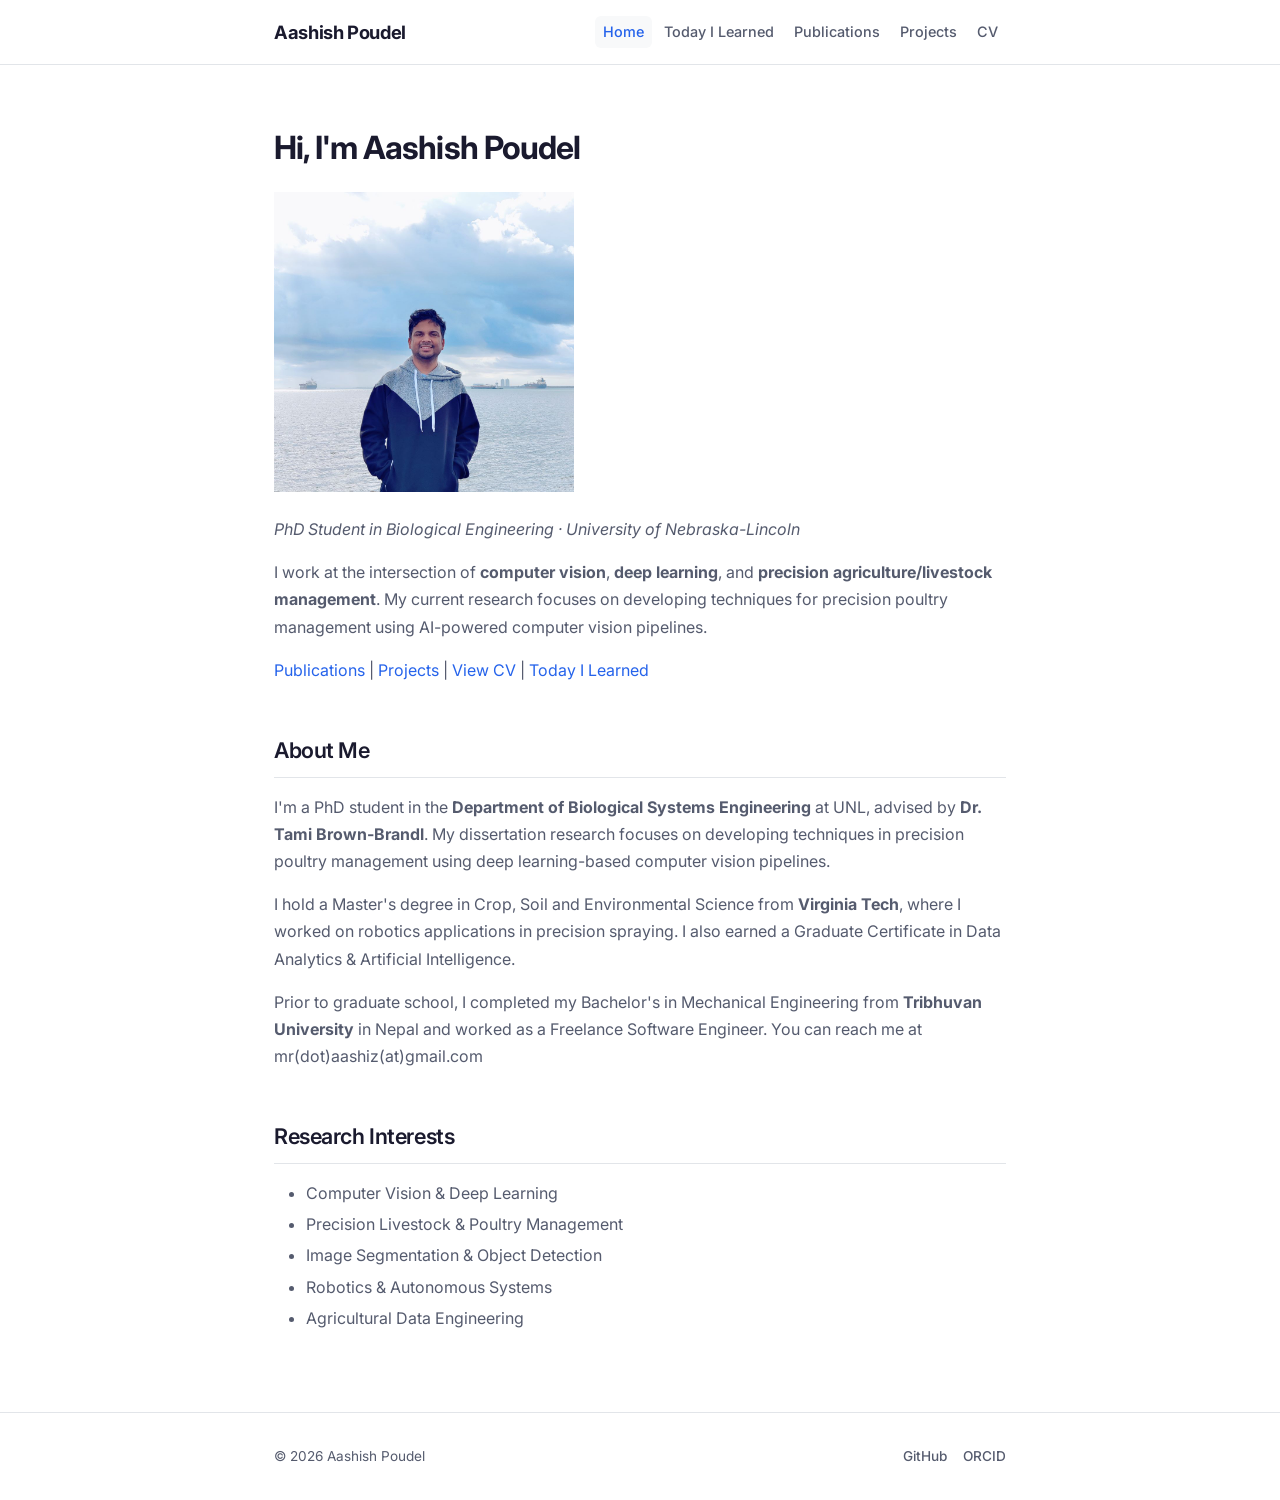
<file: index.html>
<!DOCTYPE html>
<html lang="en">

<head>
    <meta http-equiv="Content-Type" content="text/html; charset=utf-8">
    <meta http-equiv="X-UA-Compatible" content="IE=edge">
    <meta name="viewport" content="width=device-width, initial-scale=1">
    <title>Aashish Poudel — Home</title>

    <link rel="preconnect" href="https://fonts.googleapis.com">
    <link rel="preconnect" href="https://fonts.gstatic.com" crossorigin>
    <link
        href="https://fonts.googleapis.com/css2?family=Inter:wght@400;500;600;700&family=JetBrains+Mono:wght@400;500&display=swap"
        rel="stylesheet">
    <link rel="stylesheet" href="/static/css/style.css">
</head>

<body>
    <header class="site-header">
        <div class="container">
            <a href="/" class="site-logo">Aashish Poudel</a>
            <button class="mobile-toggle" aria-label="Toggle navigation"
                onclick="document.querySelector('.site-nav').classList.toggle('open')">
                <span></span><span></span><span></span>
            </button>
            <nav class="site-nav">
                <ul>
                    
                    
                    
                    <li><a href="/" class=" active">Home</a></li>
                    
                    
                    
                    <li><a href="/today-i-learned/" class="">Today I Learned</a></li>
                    
                    
                    
                    <li><a href="/publications/" class="">Publications</a></li>
                    
                    
                    
                    <li><a href="/projects/" class="">Projects</a></li>
                    
                    
                    
                    <li><a href="/static/cv.pdf" class="">CV</a></li>
                    
                </ul>
            </nav>
        </div>
    </header>

    <main class="site-main">
        <div class="container">
            <div class="home-page">
<h1>Hi, I'm <strong>Aashish Poudel</strong></h1>
<p><img alt="Profile Photo" height="300" src="/static/img/aashish_nsa.jpg" width="300" /></p>
<p><em>PhD Student in Biological Engineering · University of Nebraska-Lincoln</em></p>
<p>I work at the intersection of <strong>computer vision</strong>, <strong>deep learning</strong>, and <strong>precision agriculture/livestock management</strong>. My current research focuses on developing techniques for precision poultry management using AI-powered computer vision pipelines.</p>
<p><a href="/publications">Publications</a> | <a href="/projects">Projects</a> | <a href="/static/cv.pdf">View CV</a> | <a href="/today-i-learned">Today I Learned</a></p>
<h2>About Me</h2>
<p>I'm a PhD student in the <strong>Department of Biological Systems Engineering</strong> at UNL, advised by <strong>Dr. Tami Brown-Brandl</strong>. My dissertation research focuses on developing techniques in precision poultry management using deep learning-based computer vision pipelines.</p>
<p>I hold a Master's degree in Crop, Soil and Environmental Science from <strong>Virginia Tech</strong>, where I worked on robotics applications in precision spraying. I also earned a Graduate Certificate in Data Analytics &amp; Artificial Intelligence.</p>
<p>Prior to graduate school, I completed my Bachelor's in Mechanical Engineering from <strong>Tribhuvan University</strong> in Nepal and worked as a Freelance Software Engineer. You can reach me at mr(dot)aashiz(at)gmail.com</p>
<h2>Research Interests</h2>
<ul>
<li>Computer Vision &amp; Deep Learning</li>
<li>Precision Livestock &amp; Poultry Management</li>
<li>Image Segmentation &amp; Object Detection</li>
<li>Robotics &amp; Autonomous Systems</li>
<li>Agricultural Data Engineering</li>
</ul>
</div>
        </div>
    </main>

    <footer class="site-footer">
        <div class="container">
            <div class="footer-content">
                © 2026 Aashish Poudel
                <div class="footer-links">
                    
                    <a href="https://github.com/aashizpoudel" target="_blank">GitHub</a>
                    
                    
                    <a href="https://orcid.org/0009-0001-2367-3342" target="_blank">ORCID</a>
                    
                </div>
            </div>
        </div>
    </footer>
</body>

</html>
</file>
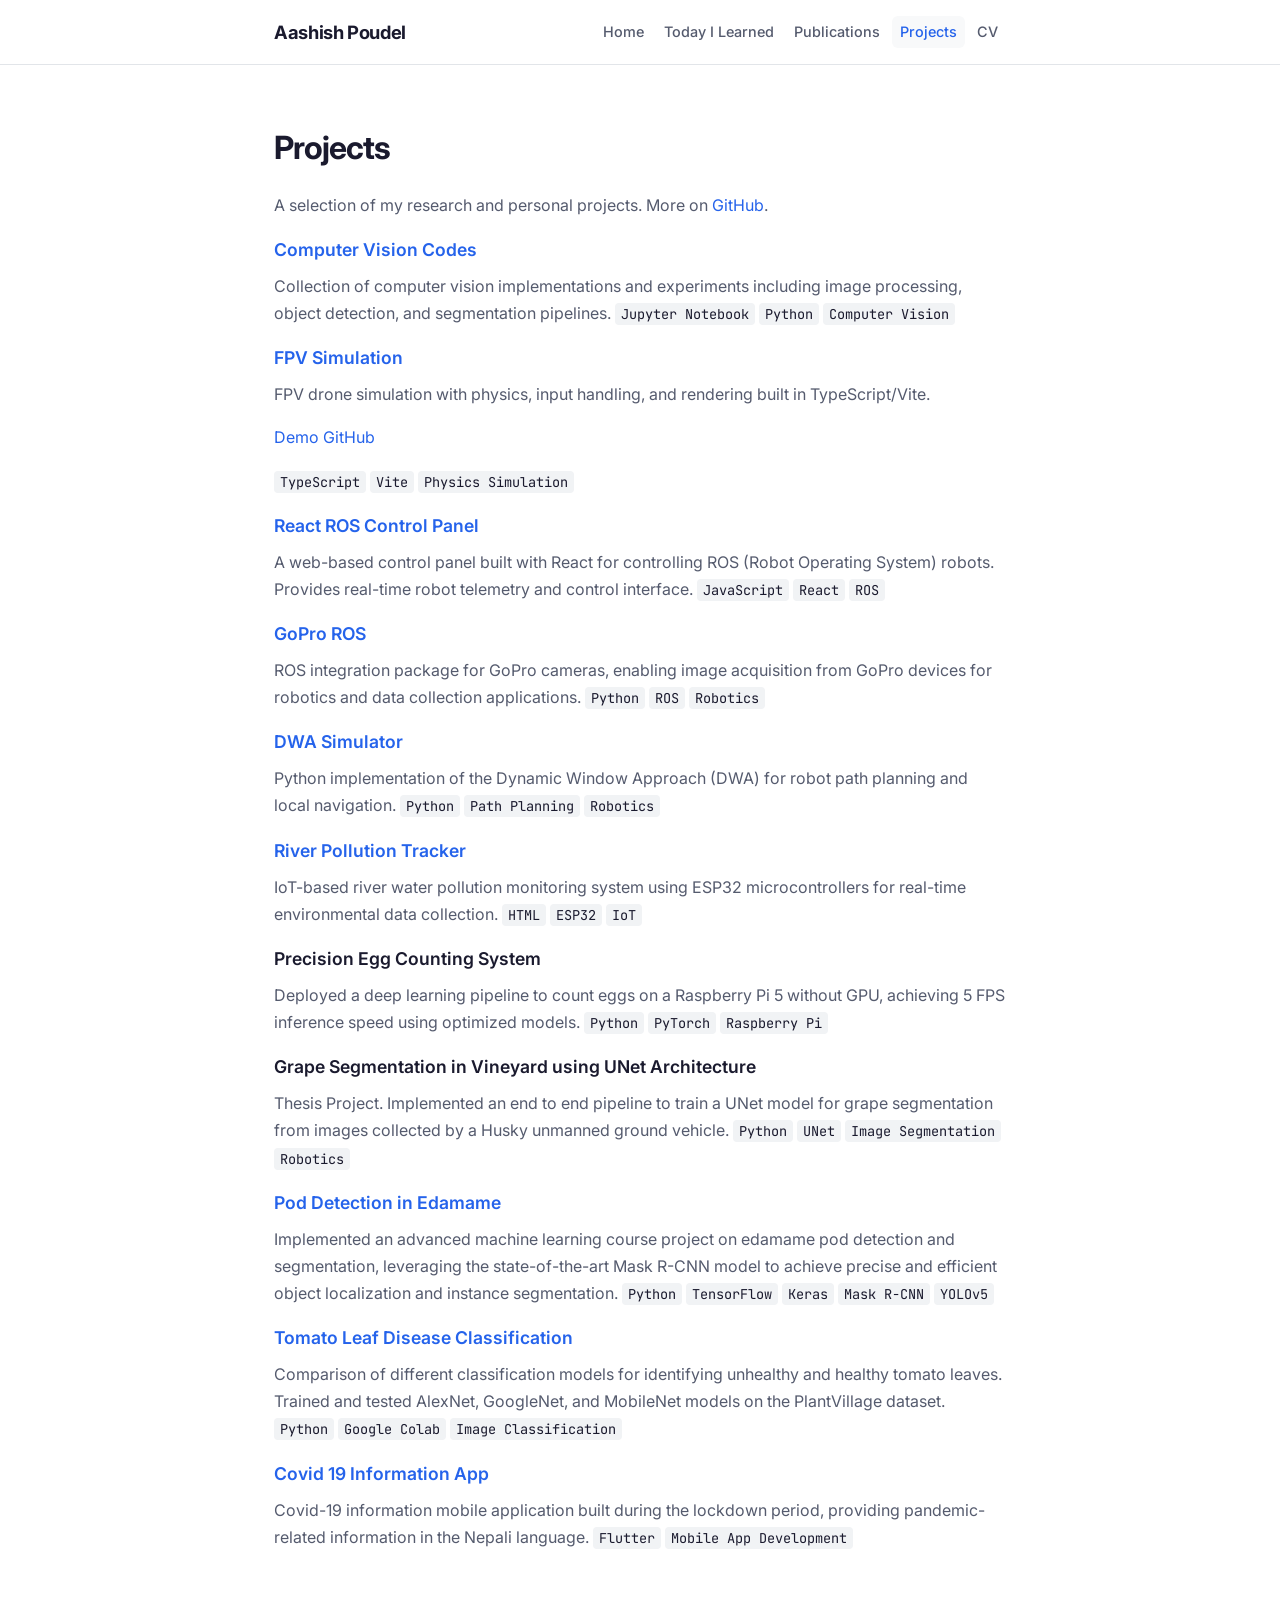
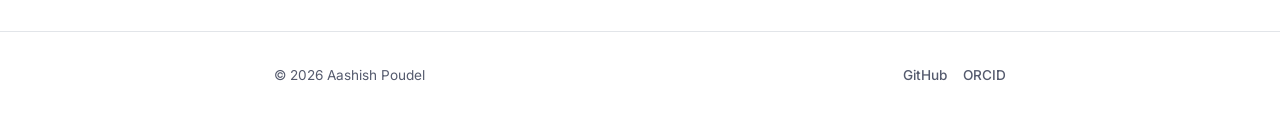
<file: projects/index.html>
<!DOCTYPE html>
<html lang="en">

<head>
    <meta http-equiv="Content-Type" content="text/html; charset=utf-8">
    <meta http-equiv="X-UA-Compatible" content="IE=edge">
    <meta name="viewport" content="width=device-width, initial-scale=1">
    <title>Aashish Poudel — Projects</title>

    <link rel="preconnect" href="https://fonts.googleapis.com">
    <link rel="preconnect" href="https://fonts.gstatic.com" crossorigin>
    <link
        href="https://fonts.googleapis.com/css2?family=Inter:wght@400;500;600;700&family=JetBrains+Mono:wght@400;500&display=swap"
        rel="stylesheet">
    <link rel="stylesheet" href="/static/css/style.css">
</head>

<body>
    <header class="site-header">
        <div class="container">
            <a href="/" class="site-logo">Aashish Poudel</a>
            <button class="mobile-toggle" aria-label="Toggle navigation"
                onclick="document.querySelector('.site-nav').classList.toggle('open')">
                <span></span><span></span><span></span>
            </button>
            <nav class="site-nav">
                <ul>
                    
                    
                    
                    <li><a href="/" class="">Home</a></li>
                    
                    
                    
                    <li><a href="/today-i-learned/" class="">Today I Learned</a></li>
                    
                    
                    
                    <li><a href="/publications/" class="">Publications</a></li>
                    
                    
                    
                    <li><a href="/projects/" class=" active">Projects</a></li>
                    
                    
                    
                    <li><a href="/static/cv.pdf" class="">CV</a></li>
                    
                </ul>
            </nav>
        </div>
    </header>

    <main class="site-main">
        <div class="container">
            <div class="projects-page">
<h1>Projects</h1>
<p>A selection of my research and personal projects. More on <a href="https://github.com/aashizpoudel">GitHub</a>.</p>
<h3><a href="https://github.com/aashizpoudel/computer_vision_codes">Computer Vision Codes</a></h3>
<p>Collection of computer vision implementations and experiments including image processing, object detection, and segmentation pipelines.
<code>Jupyter Notebook</code> <code>Python</code> <code>Computer Vision</code></p>
<h3><a href="https://github.com/aashizpoudel/fpv-simulation" target="_blank">FPV Simulation</a></h3>
<p>FPV drone simulation with physics, input handling, and rendering built in TypeScript/Vite.</p>
<p><a href="https://aashizpoudel.github.io/fpv-simulation" target="_blank">Demo</a> <a href="https://github.com/aashizpoudel/fpv-simulation" target="_blank">GitHub</a></p>
<p><code>TypeScript</code> <code>Vite</code> <code>Physics Simulation</code></p>
<h3><a href="https://github.com/aashizpoudel/react_ros_control_panel">React ROS Control Panel</a></h3>
<p>A web-based control panel built with React for controlling ROS (Robot Operating System) robots. Provides real-time robot telemetry and control interface.
<code>JavaScript</code> <code>React</code> <code>ROS</code></p>
<h3><a href="https://github.com/aashizpoudel/gopro_ros">GoPro ROS</a></h3>
<p>ROS integration package for GoPro cameras, enabling image acquisition from GoPro devices for robotics and data collection applications.
<code>Python</code> <code>ROS</code> <code>Robotics</code></p>
<h3><a href="https://github.com/aashizpoudel/dwa_simulator_python">DWA Simulator</a></h3>
<p>Python implementation of the Dynamic Window Approach (DWA) for robot path planning and local navigation.
<code>Python</code> <code>Path Planning</code> <code>Robotics</code></p>
<h3><a href="https://github.com/aashizpoudel/riverpollutiontracker_esp32">River Pollution Tracker</a></h3>
<p>IoT-based river water pollution monitoring system using ESP32 microcontrollers for real-time environmental data collection.
<code>HTML</code> <code>ESP32</code> <code>IoT</code></p>
<h3>Precision Egg Counting System</h3>
<p>Deployed a deep learning pipeline to count eggs on a Raspberry Pi 5 without GPU, achieving 5 FPS inference speed using optimized models.
<code>Python</code> <code>PyTorch</code> <code>Raspberry Pi</code></p>
<h3>Grape Segmentation in Vineyard using UNet Architecture</h3>
<p>Thesis Project. Implemented an end to end pipeline to train a UNet model for grape segmentation from images collected by a Husky unmanned ground vehicle.
<code>Python</code> <code>UNet</code> <code>Image Segmentation</code> <code>Robotics</code></p>
<h3><a href="https://github.com/aashizpoudel/MaskRCNN-for-edamame-pod-images">Pod Detection in Edamame</a></h3>
<p>Implemented an advanced machine learning course project on edamame pod detection and segmentation, leveraging the state-of-the-art Mask R-CNN model to achieve precise and efficient object localization and instance segmentation.
<code>Python</code> <code>TensorFlow</code> <code>Keras</code> <code>Mask R-CNN</code> <code>YOLOv5</code></p>
<h3><a href="https://colab.research.google.com/drive/1kVnaHzV-yIaQQmn3t-KG2casJPVVc43g?usp=sharing">Tomato Leaf Disease Classification</a></h3>
<p>Comparison of different classification models for identifying unhealthy and healthy tomato leaves. Trained and tested AlexNet, GoogleNet, and MobileNet models on the PlantVillage dataset.
<code>Python</code> <code>Google Colab</code> <code>Image Classification</code></p>
<h3><a href="https://github.com/aashizpoudel/covidapp">Covid 19 Information App</a></h3>
<p>Covid-19 information mobile application built during the lockdown period, providing pandemic-related information in the Nepali language.
<code>Flutter</code> <code>Mobile App Development</code></p>
</div>
        </div>
    </main>

    <footer class="site-footer">
        <div class="container">
            <div class="footer-content">
                © 2026 Aashish Poudel
                <div class="footer-links">
                    
                    <a href="https://github.com/aashizpoudel" target="_blank">GitHub</a>
                    
                    
                    <a href="https://orcid.org/0009-0001-2367-3342" target="_blank">ORCID</a>
                    
                </div>
            </div>
        </div>
    </footer>
</body>

</html>
</file>
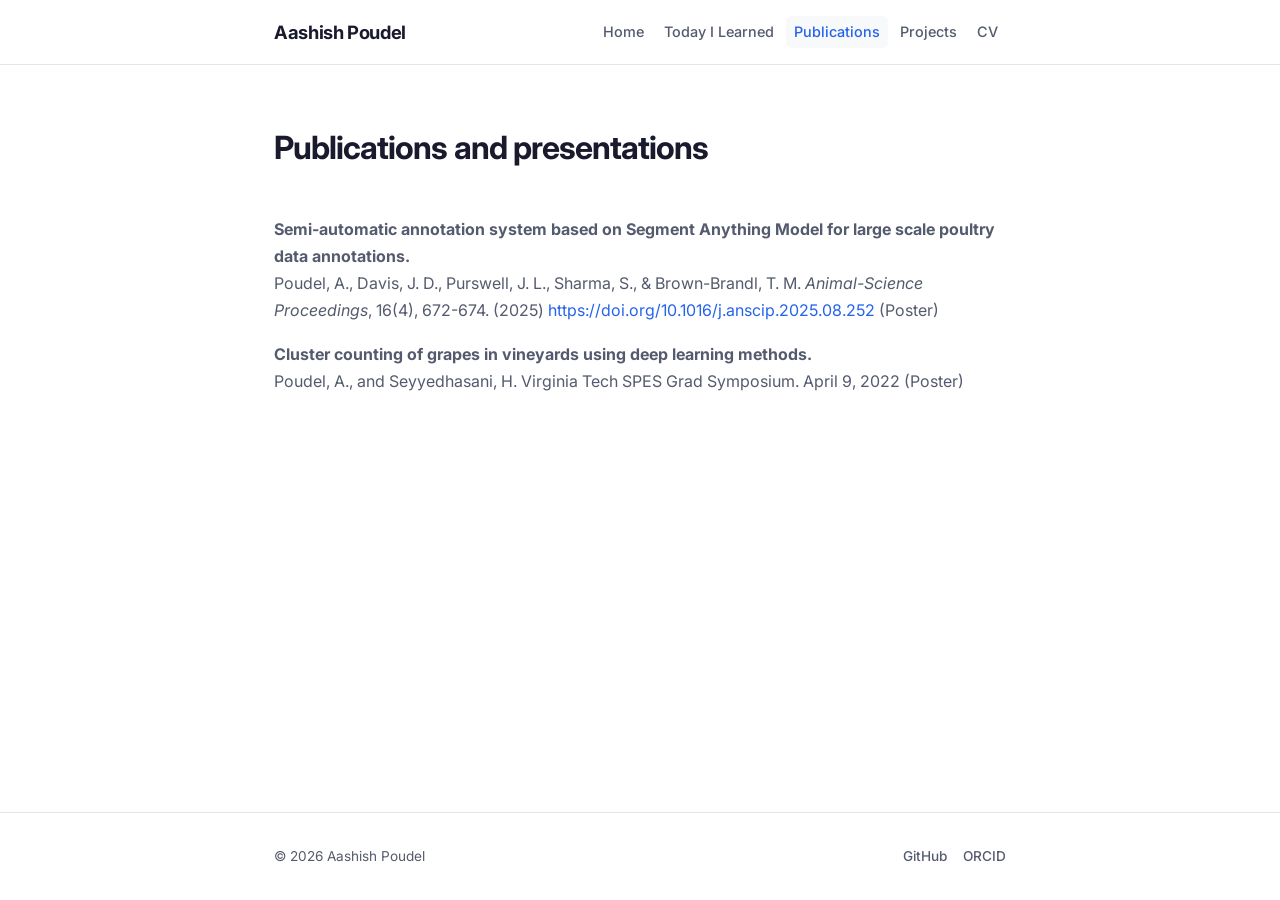
<file: publications/index.html>
<!DOCTYPE html>
<html lang="en">

<head>
    <meta http-equiv="Content-Type" content="text/html; charset=utf-8">
    <meta http-equiv="X-UA-Compatible" content="IE=edge">
    <meta name="viewport" content="width=device-width, initial-scale=1">
    <title>Aashish Poudel — Publications</title>

    <link rel="preconnect" href="https://fonts.googleapis.com">
    <link rel="preconnect" href="https://fonts.gstatic.com" crossorigin>
    <link
        href="https://fonts.googleapis.com/css2?family=Inter:wght@400;500;600;700&family=JetBrains+Mono:wght@400;500&display=swap"
        rel="stylesheet">
    <link rel="stylesheet" href="/static/css/style.css">
</head>

<body>
    <header class="site-header">
        <div class="container">
            <a href="/" class="site-logo">Aashish Poudel</a>
            <button class="mobile-toggle" aria-label="Toggle navigation"
                onclick="document.querySelector('.site-nav').classList.toggle('open')">
                <span></span><span></span><span></span>
            </button>
            <nav class="site-nav">
                <ul>
                    
                    
                    
                    <li><a href="/" class="">Home</a></li>
                    
                    
                    
                    <li><a href="/today-i-learned/" class="">Today I Learned</a></li>
                    
                    
                    
                    <li><a href="/publications/" class=" active">Publications</a></li>
                    
                    
                    
                    <li><a href="/projects/" class="">Projects</a></li>
                    
                    
                    
                    <li><a href="/static/cv.pdf" class="">CV</a></li>
                    
                </ul>
            </nav>
        </div>
    </header>

    <main class="site-main">
        <div class="container">
            <div class="publications-page">
<h1>Publications and presentations</h1>
<p><strong>Semi-automatic annotation system based on Segment Anything Model for large scale poultry data annotations.</strong><br />
Poudel, A., Davis, J. D., Purswell, J. L., Sharma, S., &amp; Brown-Brandl, T. M.
<em>Animal-Science Proceedings</em>, 16(4), 672-674. (2025) <a href="https://doi.org/10.1016/j.anscip.2025.08.252" target="_blank">https://doi.org/10.1016/j.anscip.2025.08.252</a> (Poster)</p>
<p><strong>Cluster counting of grapes in vineyards using deep learning methods.</strong><br />
Poudel, A., and Seyyedhasani, H.
Virginia Tech SPES Grad Symposium. April 9, 2022 (Poster)</p>
</div>
        </div>
    </main>

    <footer class="site-footer">
        <div class="container">
            <div class="footer-content">
                © 2026 Aashish Poudel
                <div class="footer-links">
                    
                    <a href="https://github.com/aashizpoudel" target="_blank">GitHub</a>
                    
                    
                    <a href="https://orcid.org/0009-0001-2367-3342" target="_blank">ORCID</a>
                    
                </div>
            </div>
        </div>
    </footer>
</body>

</html>
</file>
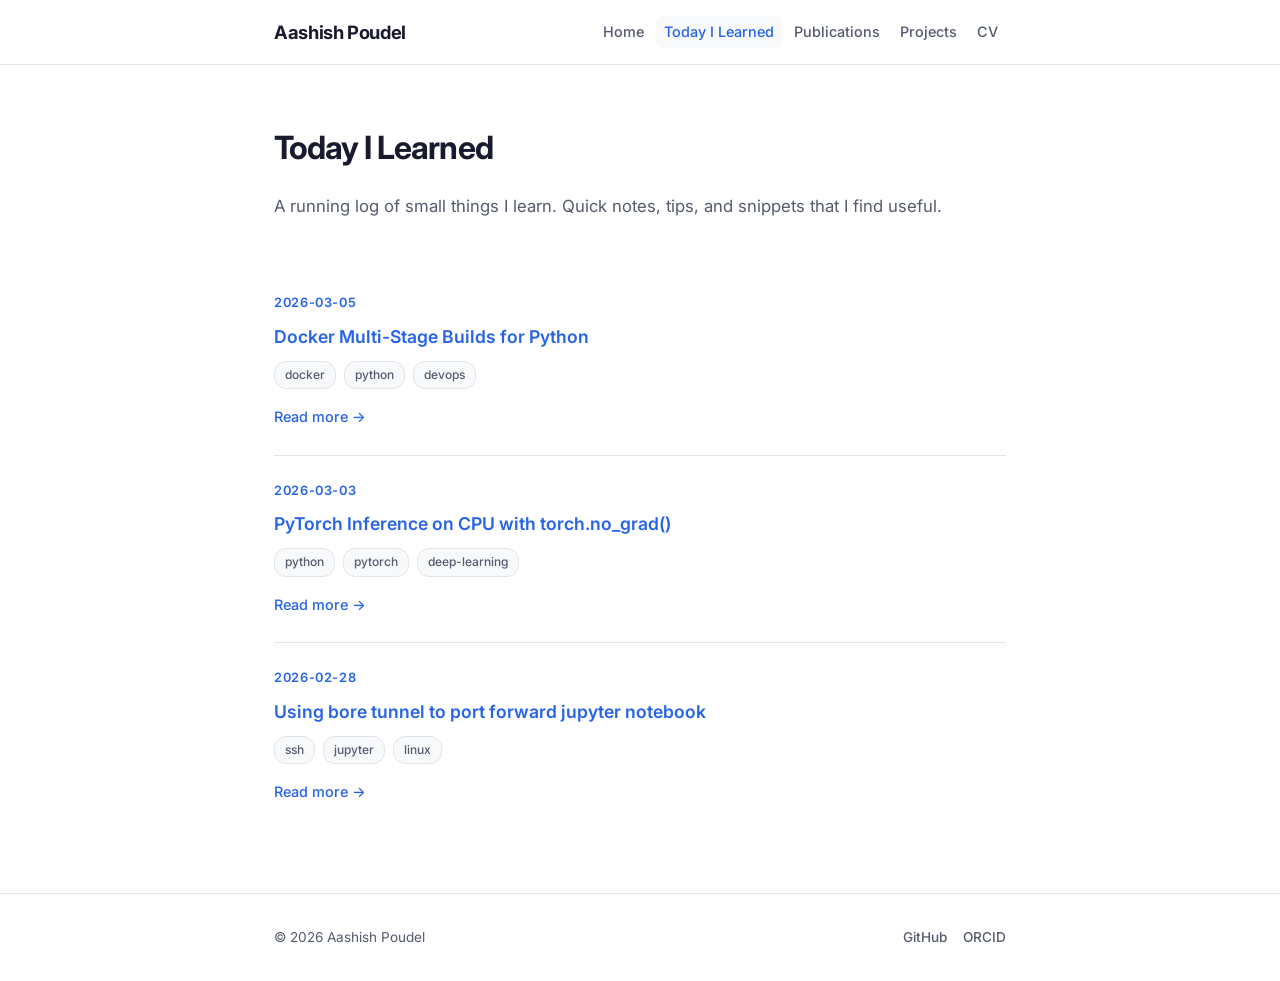
<file: today-i-learned/index.html>
<!DOCTYPE html>
<html lang="en">

<head>
    <meta http-equiv="Content-Type" content="text/html; charset=utf-8">
    <meta http-equiv="X-UA-Compatible" content="IE=edge">
    <meta name="viewport" content="width=device-width, initial-scale=1">
    <title>Aashish Poudel — Today I Learned</title>

    <link rel="preconnect" href="https://fonts.googleapis.com">
    <link rel="preconnect" href="https://fonts.gstatic.com" crossorigin>
    <link
        href="https://fonts.googleapis.com/css2?family=Inter:wght@400;500;600;700&family=JetBrains+Mono:wght@400;500&display=swap"
        rel="stylesheet">
    <link rel="stylesheet" href="/static/css/style.css">
</head>

<body>
    <header class="site-header">
        <div class="container">
            <a href="/" class="site-logo">Aashish Poudel</a>
            <button class="mobile-toggle" aria-label="Toggle navigation"
                onclick="document.querySelector('.site-nav').classList.toggle('open')">
                <span></span><span></span><span></span>
            </button>
            <nav class="site-nav">
                <ul>
                    
                    
                    
                    <li><a href="/" class="">Home</a></li>
                    
                    
                    
                    <li><a href="/today-i-learned/" class=" active">Today I Learned</a></li>
                    
                    
                    
                    <li><a href="/publications/" class="">Publications</a></li>
                    
                    
                    
                    <li><a href="/projects/" class="">Projects</a></li>
                    
                    
                    
                    <li><a href="/static/cv.pdf" class="">CV</a></li>
                    
                </ul>
            </nav>
        </div>
    </header>

    <main class="site-main">
        <div class="container">
            
<div class="til-page">
    <h1>Today I Learned</h1>
    <p class="page-description">A running log of small things I learn. Quick notes, tips, and snippets that I find useful.</p>
        
    <div class="til-entry">
        <div class="til-date">2026-03-05</div>
        <h3><a href="/today-i-learned/docker-multi-stage-builds/">Docker Multi-Stage Builds for Python</a></h3>
        <div><span class="project-tag">docker</span> <span class="project-tag">python</span> <span class="project-tag">devops</span></div>
        <div style="margin-top: 10px;">
            <a href="/today-i-learned/docker-multi-stage-builds/" style="font-size: 0.9em; font-weight: 500;">Read more &rarr;</a>
        </div>
    </div>
            
    <div class="til-entry">
        <div class="til-date">2026-03-03</div>
        <h3><a href="/today-i-learned/pytorch-inference-cpu/">PyTorch Inference on CPU with torch.no_grad()</a></h3>
        <div><span class="project-tag">python</span> <span class="project-tag">pytorch</span> <span class="project-tag">deep-learning</span></div>
        <div style="margin-top: 10px;">
            <a href="/today-i-learned/pytorch-inference-cpu/" style="font-size: 0.9em; font-weight: 500;">Read more &rarr;</a>
        </div>
    </div>
            
    <div class="til-entry">
        <div class="til-date">2026-02-28</div>
        <h3><a href="/today-i-learned/ssh-port-forwarding-jupyter/">Using bore tunnel to port forward jupyter notebook</a></h3>
        <div><span class="project-tag">ssh</span> <span class="project-tag">jupyter</span> <span class="project-tag">linux</span></div>
        <div style="margin-top: 10px;">
            <a href="/today-i-learned/ssh-port-forwarding-jupyter/" style="font-size: 0.9em; font-weight: 500;">Read more &rarr;</a>
        </div>
    </div>
            </div>
        </div>
    </main>

    <footer class="site-footer">
        <div class="container">
            <div class="footer-content">
                © 2026 Aashish Poudel
                <div class="footer-links">
                    
                    <a href="https://github.com/aashizpoudel" target="_blank">GitHub</a>
                    
                    
                    <a href="https://orcid.org/0009-0001-2367-3342" target="_blank">ORCID</a>
                    
                </div>
            </div>
        </div>
    </footer>
</body>

</html>
</file>
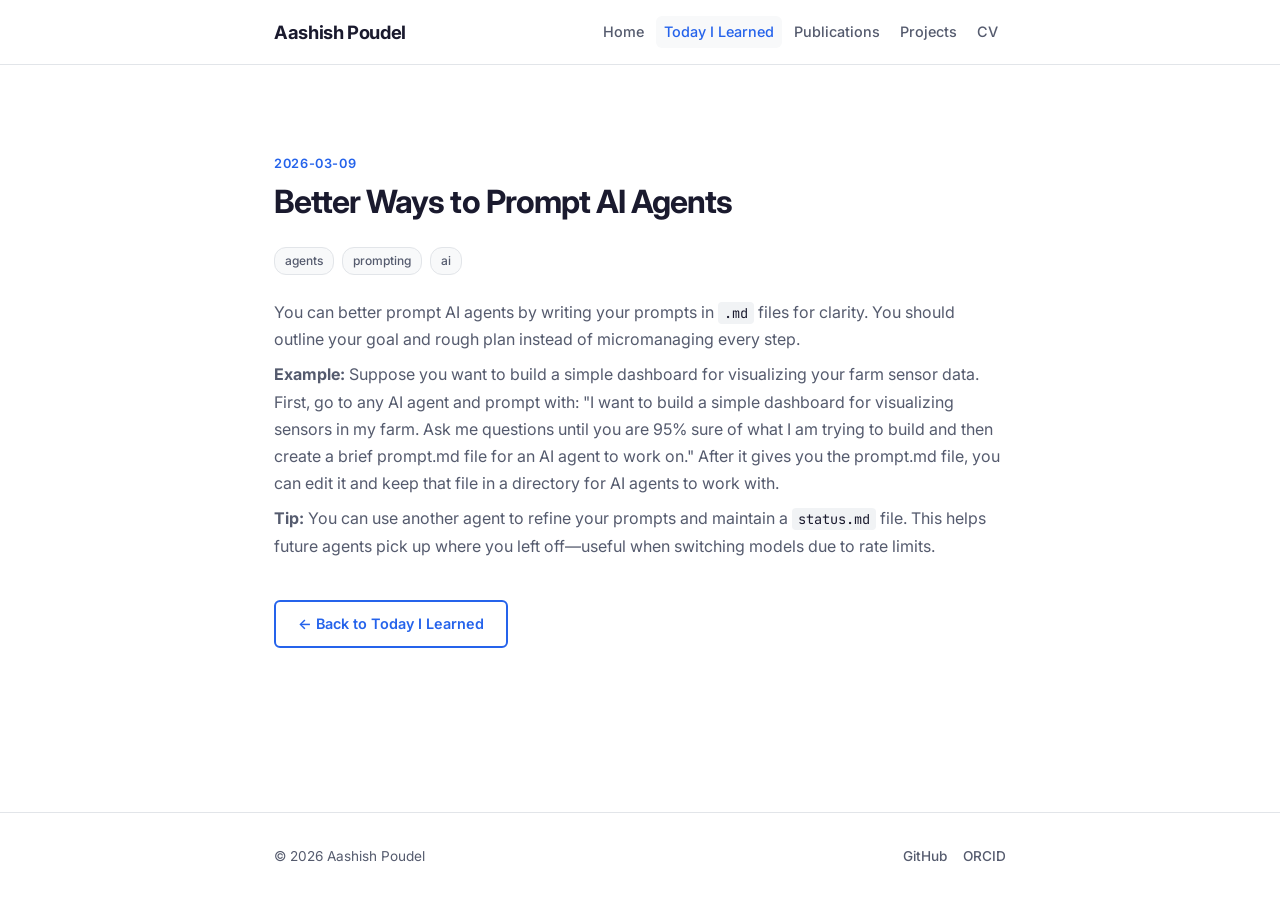
<file: today-i-learned/better-way-of-prompting-ai-agents/index.html>
<!DOCTYPE html>
<html lang="en">

<head>
    <meta http-equiv="Content-Type" content="text/html; charset=utf-8">
    <meta http-equiv="X-UA-Compatible" content="IE=edge">
    <meta name="viewport" content="width=device-width, initial-scale=1">
    <title>Aashish Poudel — Better Ways to Prompt AI Agents</title>

    <link rel="preconnect" href="https://fonts.googleapis.com">
    <link rel="preconnect" href="https://fonts.gstatic.com" crossorigin>
    <link
        href="https://fonts.googleapis.com/css2?family=Inter:wght@400;500;600;700&family=JetBrains+Mono:wght@400;500&display=swap"
        rel="stylesheet">
    <link rel="stylesheet" href="/static/css/style.css">
</head>

<body>
    <header class="site-header">
        <div class="container">
            <a href="/" class="site-logo">Aashish Poudel</a>
            <button class="mobile-toggle" aria-label="Toggle navigation"
                onclick="document.querySelector('.site-nav').classList.toggle('open')">
                <span></span><span></span><span></span>
            </button>
            <nav class="site-nav">
                <ul>
                    
                    
                    
                    <li><a href="/" class="">Home</a></li>
                    
                    
                    
                    <li><a href="/today-i-learned/" class=" active">Today I Learned</a></li>
                    
                    
                    
                    <li><a href="/publications/" class="">Publications</a></li>
                    
                    
                    
                    <li><a href="/projects/" class="">Projects</a></li>
                    
                    
                    
                    <li><a href="/static/cv.pdf" class="">CV</a></li>
                    
                </ul>
            </nav>
        </div>
    </header>

    <main class="site-main">
        <div class="container">
            <div class="til-page">
    <div class="til-entry" style="border-bottom: none;">
        <div class="til-date">2026-03-09</div>
        <h1>Better Ways to Prompt AI Agents</h1>
        
        <div class="til-tags" style="margin-top: 10px;">
            
            <span class="project-tag">agents</span>
            
            <span class="project-tag">prompting</span>
            
            <span class="project-tag">ai</span>
            
        </div>
        
        <div style="margin-top: 20px;">
            <p>You can better prompt AI agents by writing your prompts in <code>.md</code> files for clarity. You should outline your goal and rough plan instead of micromanaging every step.</p>
<p><strong>Example:</strong> Suppose you want to build a simple dashboard for visualizing your farm sensor data. First, go to any AI agent and prompt with: "I want to build a simple dashboard for visualizing sensors in my farm. Ask me questions until you are 95% sure of what I am trying to build and then create a brief prompt.md file for an AI agent to work on." After it gives you the prompt.md file, you can edit it and keep that file in a directory for AI agents to work with.</p>
<p><strong>Tip:</strong> You can use another agent to refine your prompts and maintain a <code>status.md</code> file. This helps future agents pick up where you left off—useful when switching models due to rate limits.</p>
        </div>
        <div style="margin-top: 40px;">
            <a href="/today-i-learned/" class="btn btn-outline">&larr; Back to Today I Learned</a>
        </div>
    </div>
</div>
        </div>
    </main>

    <footer class="site-footer">
        <div class="container">
            <div class="footer-content">
                © 2026 Aashish Poudel
                <div class="footer-links">
                    
                    <a href="https://github.com/aashizpoudel" target="_blank">GitHub</a>
                    
                    
                    <a href="https://orcid.org/0009-0001-2367-3342" target="_blank">ORCID</a>
                    
                </div>
            </div>
        </div>
    </footer>
</body>

</html>
</file>
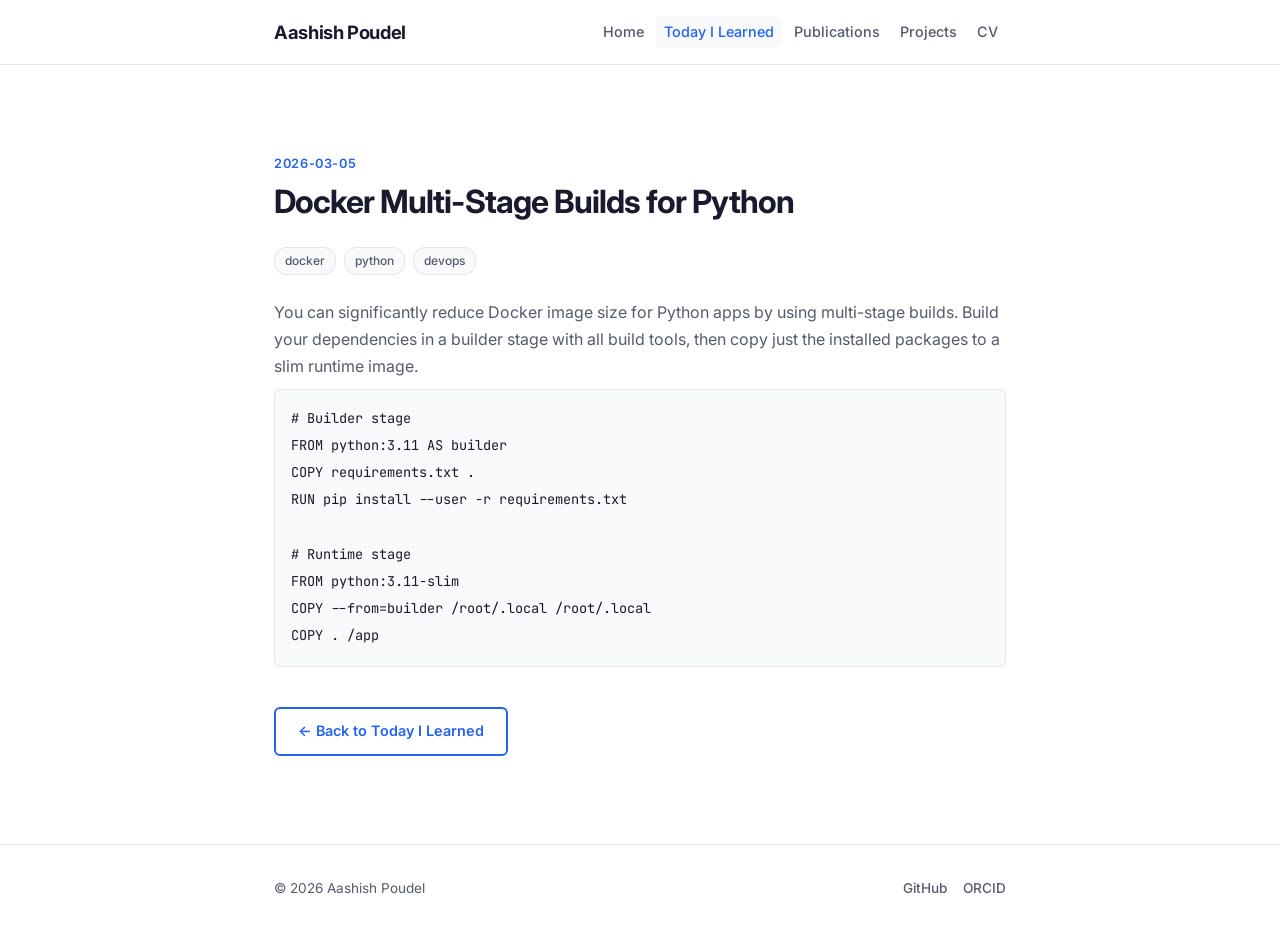
<file: today-i-learned/docker-multi-stage-builds/index.html>
<!DOCTYPE html>
<html lang="en">

<head>
    <meta http-equiv="Content-Type" content="text/html; charset=utf-8">
    <meta http-equiv="X-UA-Compatible" content="IE=edge">
    <meta name="viewport" content="width=device-width, initial-scale=1">
    <title>Aashish Poudel — Docker Multi-Stage Builds for Python</title>

    <link rel="preconnect" href="https://fonts.googleapis.com">
    <link rel="preconnect" href="https://fonts.gstatic.com" crossorigin>
    <link
        href="https://fonts.googleapis.com/css2?family=Inter:wght@400;500;600;700&family=JetBrains+Mono:wght@400;500&display=swap"
        rel="stylesheet">
    <link rel="stylesheet" href="/static/css/style.css">
</head>

<body>
    <header class="site-header">
        <div class="container">
            <a href="/" class="site-logo">Aashish Poudel</a>
            <button class="mobile-toggle" aria-label="Toggle navigation"
                onclick="document.querySelector('.site-nav').classList.toggle('open')">
                <span></span><span></span><span></span>
            </button>
            <nav class="site-nav">
                <ul>
                    
                    
                    
                    <li><a href="/" class="">Home</a></li>
                    
                    
                    
                    <li><a href="/today-i-learned/" class=" active">Today I Learned</a></li>
                    
                    
                    
                    <li><a href="/publications/" class="">Publications</a></li>
                    
                    
                    
                    <li><a href="/projects/" class="">Projects</a></li>
                    
                    
                    
                    <li><a href="/static/cv.pdf" class="">CV</a></li>
                    
                </ul>
            </nav>
        </div>
    </header>

    <main class="site-main">
        <div class="container">
            <div class="til-page">
    <div class="til-entry" style="border-bottom: none;">
        <div class="til-date">2026-03-05</div>
        <h1>Docker Multi-Stage Builds for Python</h1>
        
        <div class="til-tags" style="margin-top: 10px;">
            
            <span class="project-tag">docker</span>
            
            <span class="project-tag">python</span>
            
            <span class="project-tag">devops</span>
            
        </div>
        
        <div style="margin-top: 20px;">
            <p>You can significantly reduce Docker image size for Python apps by using multi-stage builds. Build your dependencies in a builder stage with all build tools, then copy just the installed packages to a slim runtime image.</p>
<pre><code class="language-dockerfile"># Builder stage
FROM python:3.11 AS builder
COPY requirements.txt .
RUN pip install --user -r requirements.txt

# Runtime stage
FROM python:3.11-slim
COPY --from=builder /root/.local /root/.local
COPY . /app
</code></pre>
        </div>
        <div style="margin-top: 40px;">
            <a href="/today-i-learned/" class="btn btn-outline">&larr; Back to Today I Learned</a>
        </div>
    </div>
</div>
        </div>
    </main>

    <footer class="site-footer">
        <div class="container">
            <div class="footer-content">
                © 2026 Aashish Poudel
                <div class="footer-links">
                    
                    <a href="https://github.com/aashizpoudel" target="_blank">GitHub</a>
                    
                    
                    <a href="https://orcid.org/0009-0001-2367-3342" target="_blank">ORCID</a>
                    
                </div>
            </div>
        </div>
    </footer>
</body>

</html>
</file>
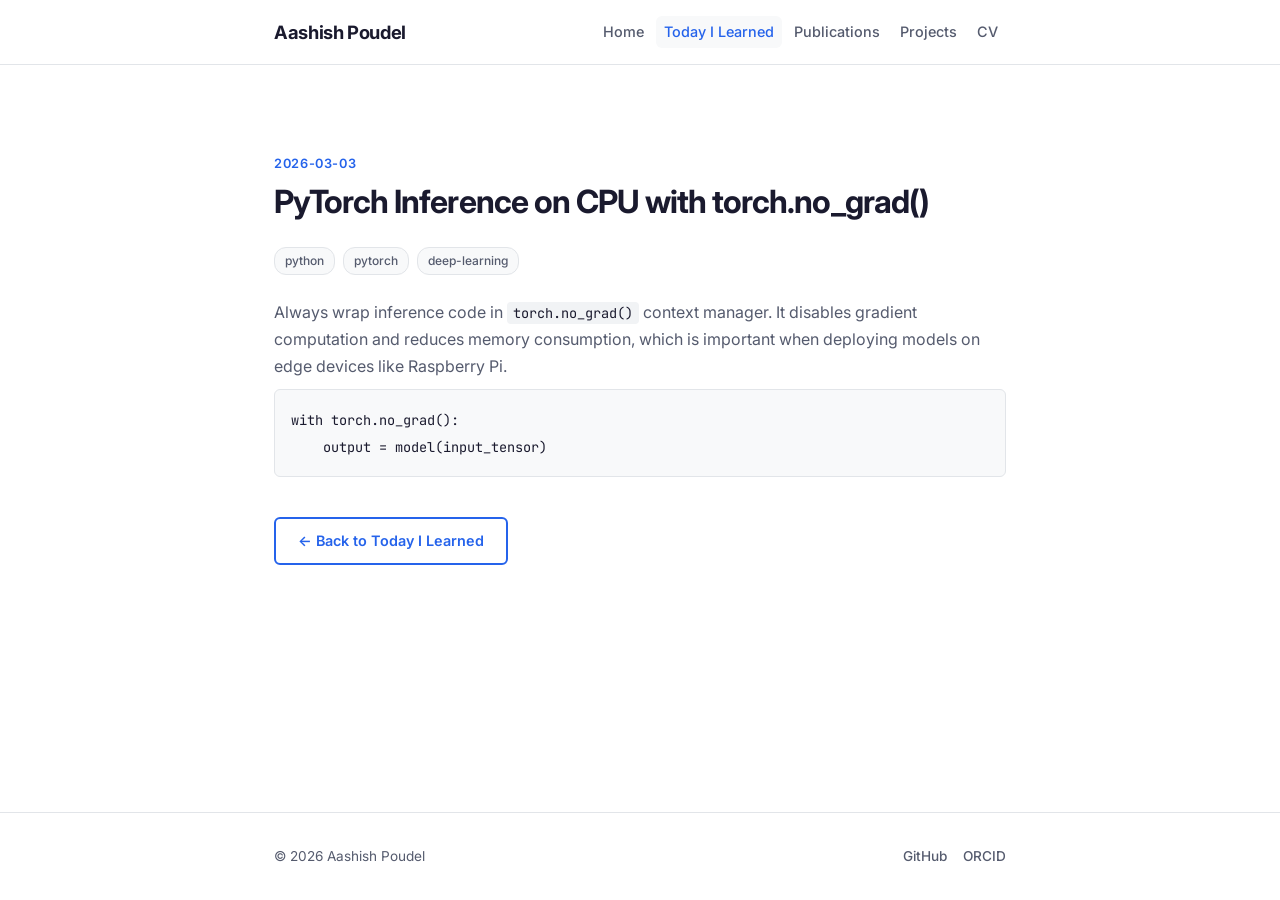
<file: today-i-learned/pytorch-inference-cpu/index.html>
<!DOCTYPE html>
<html lang="en">

<head>
    <meta http-equiv="Content-Type" content="text/html; charset=utf-8">
    <meta http-equiv="X-UA-Compatible" content="IE=edge">
    <meta name="viewport" content="width=device-width, initial-scale=1">
    <title>Aashish Poudel — PyTorch Inference on CPU with torch.no_grad()</title>

    <link rel="preconnect" href="https://fonts.googleapis.com">
    <link rel="preconnect" href="https://fonts.gstatic.com" crossorigin>
    <link
        href="https://fonts.googleapis.com/css2?family=Inter:wght@400;500;600;700&family=JetBrains+Mono:wght@400;500&display=swap"
        rel="stylesheet">
    <link rel="stylesheet" href="/static/css/style.css">
</head>

<body>
    <header class="site-header">
        <div class="container">
            <a href="/" class="site-logo">Aashish Poudel</a>
            <button class="mobile-toggle" aria-label="Toggle navigation"
                onclick="document.querySelector('.site-nav').classList.toggle('open')">
                <span></span><span></span><span></span>
            </button>
            <nav class="site-nav">
                <ul>
                    
                    
                    
                    <li><a href="/" class="">Home</a></li>
                    
                    
                    
                    <li><a href="/today-i-learned/" class=" active">Today I Learned</a></li>
                    
                    
                    
                    <li><a href="/publications/" class="">Publications</a></li>
                    
                    
                    
                    <li><a href="/projects/" class="">Projects</a></li>
                    
                    
                    
                    <li><a href="/static/cv.pdf" class="">CV</a></li>
                    
                </ul>
            </nav>
        </div>
    </header>

    <main class="site-main">
        <div class="container">
            <div class="til-page">
    <div class="til-entry" style="border-bottom: none;">
        <div class="til-date">2026-03-03</div>
        <h1>PyTorch Inference on CPU with torch.no_grad()</h1>
        
        <div class="til-tags" style="margin-top: 10px;">
            
            <span class="project-tag">python</span>
            
            <span class="project-tag">pytorch</span>
            
            <span class="project-tag">deep-learning</span>
            
        </div>
        
        <div style="margin-top: 20px;">
            <p>Always wrap inference code in <code>torch.no_grad()</code> context manager. It disables gradient computation and reduces memory consumption, which is important when deploying models on edge devices like Raspberry Pi.</p>
<pre><code class="language-python">with torch.no_grad():
    output = model(input_tensor)
</code></pre>
        </div>
        <div style="margin-top: 40px;">
            <a href="/today-i-learned/" class="btn btn-outline">&larr; Back to Today I Learned</a>
        </div>
    </div>
</div>
        </div>
    </main>

    <footer class="site-footer">
        <div class="container">
            <div class="footer-content">
                © 2026 Aashish Poudel
                <div class="footer-links">
                    
                    <a href="https://github.com/aashizpoudel" target="_blank">GitHub</a>
                    
                    
                    <a href="https://orcid.org/0009-0001-2367-3342" target="_blank">ORCID</a>
                    
                </div>
            </div>
        </div>
    </footer>
</body>

</html>
</file>
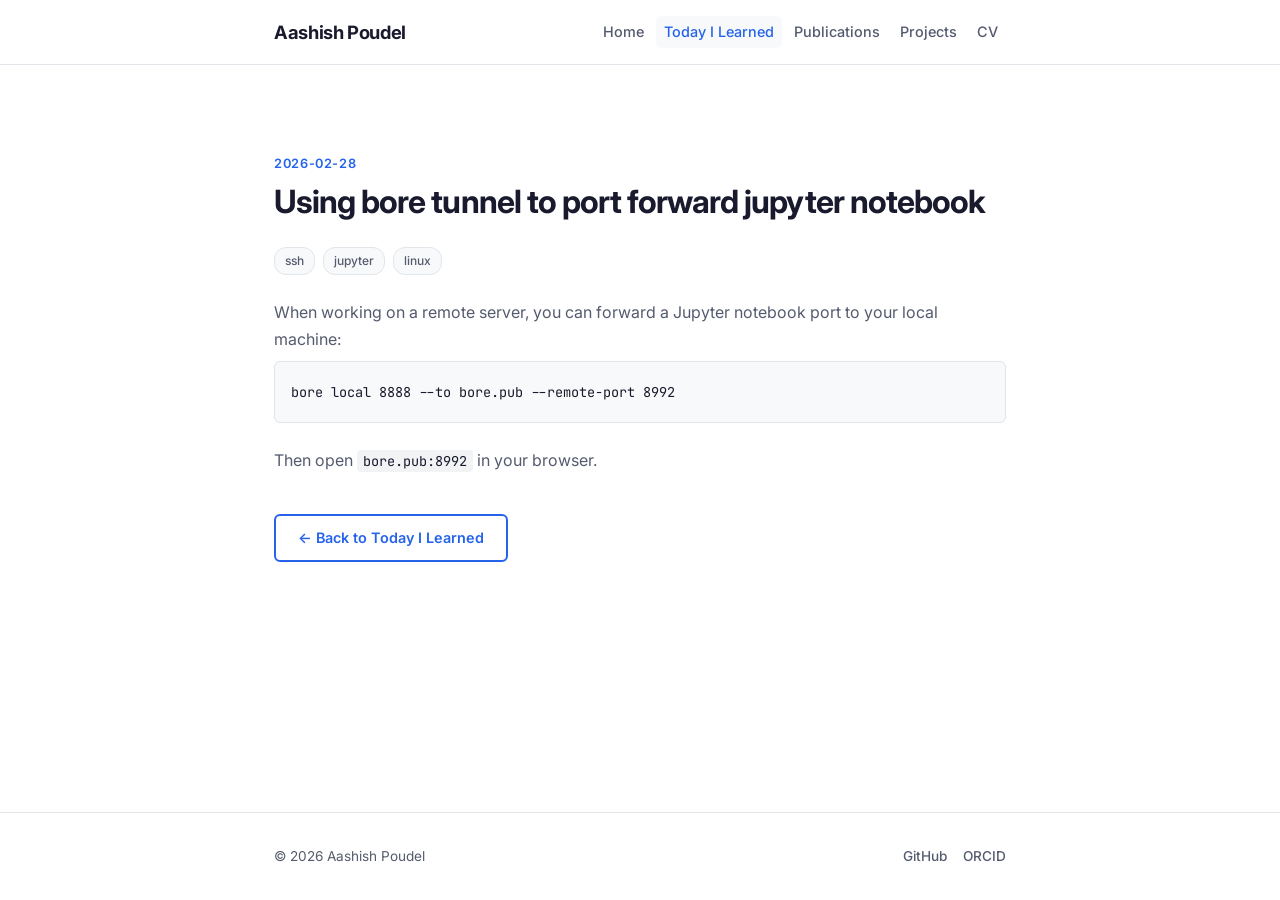
<file: today-i-learned/ssh-port-forwarding-jupyter/index.html>
<!DOCTYPE html>
<html lang="en">

<head>
    <meta http-equiv="Content-Type" content="text/html; charset=utf-8">
    <meta http-equiv="X-UA-Compatible" content="IE=edge">
    <meta name="viewport" content="width=device-width, initial-scale=1">
    <title>Aashish Poudel — Using bore tunnel to port forward jupyter notebook</title>

    <link rel="preconnect" href="https://fonts.googleapis.com">
    <link rel="preconnect" href="https://fonts.gstatic.com" crossorigin>
    <link
        href="https://fonts.googleapis.com/css2?family=Inter:wght@400;500;600;700&family=JetBrains+Mono:wght@400;500&display=swap"
        rel="stylesheet">
    <link rel="stylesheet" href="/static/css/style.css">
</head>

<body>
    <header class="site-header">
        <div class="container">
            <a href="/" class="site-logo">Aashish Poudel</a>
            <button class="mobile-toggle" aria-label="Toggle navigation"
                onclick="document.querySelector('.site-nav').classList.toggle('open')">
                <span></span><span></span><span></span>
            </button>
            <nav class="site-nav">
                <ul>
                    
                    
                    
                    <li><a href="/" class="">Home</a></li>
                    
                    
                    
                    <li><a href="/today-i-learned/" class=" active">Today I Learned</a></li>
                    
                    
                    
                    <li><a href="/publications/" class="">Publications</a></li>
                    
                    
                    
                    <li><a href="/projects/" class="">Projects</a></li>
                    
                    
                    
                    <li><a href="/static/cv.pdf" class="">CV</a></li>
                    
                </ul>
            </nav>
        </div>
    </header>

    <main class="site-main">
        <div class="container">
            <div class="til-page">
    <div class="til-entry" style="border-bottom: none;">
        <div class="til-date">2026-02-28</div>
        <h1>Using bore tunnel to port forward jupyter notebook</h1>
        
        <div class="til-tags" style="margin-top: 10px;">
            
            <span class="project-tag">ssh</span>
            
            <span class="project-tag">jupyter</span>
            
            <span class="project-tag">linux</span>
            
        </div>
        
        <div style="margin-top: 20px;">
            <p>When working on a remote server, you can forward a Jupyter notebook port to your local machine:</p>
<pre><code class="language-bash">bore local 8888 --to bore.pub --remote-port 8992
</code></pre>
<p>Then open <code>bore.pub:8992</code> in your browser.</p>
        </div>
        <div style="margin-top: 40px;">
            <a href="/today-i-learned/" class="btn btn-outline">&larr; Back to Today I Learned</a>
        </div>
    </div>
</div>
        </div>
    </main>

    <footer class="site-footer">
        <div class="container">
            <div class="footer-content">
                © 2026 Aashish Poudel
                <div class="footer-links">
                    
                    <a href="https://github.com/aashizpoudel" target="_blank">GitHub</a>
                    
                    
                    <a href="https://orcid.org/0009-0001-2367-3342" target="_blank">ORCID</a>
                    
                </div>
            </div>
        </div>
    </footer>
</body>

</html>
</file>
<file: static/css/style.css>
/* ============================================
   Aashish Poudel — Personal Website Theme
   Clean, simple design. No gradients.
   ============================================ */

/* --- Reset & Base --- */
*, *::before, *::after {
    margin: 0;
    padding: 0;
    box-sizing: border-box;
}

:root {
    --color-bg: #ffffff;
    --color-surface: #f8f9fa;
    --color-border: #e2e5e9;
    --color-text: #1a1a2e;
    --color-text-secondary: #555b6e;
    --color-accent: #2563eb;
    --color-accent-hover: #1d4ed8;
    --color-code-bg: #f1f3f5;
    --font-sans: 'Inter', -apple-system, BlinkMacSystemFont, 'Segoe UI', sans-serif;
    --font-mono: 'JetBrains Mono', 'Fira Code', monospace;
    --container-width: 780px;
    --spacing-xs: 0.25rem;
    --spacing-sm: 0.5rem;
    --spacing-md: 1rem;
    --spacing-lg: 1.5rem;
    --spacing-xl: 2rem;
    --spacing-2xl: 3rem;
    --spacing-3xl: 4rem;
    --radius: 6px;
}

html {
    font-size: 16px;
    scroll-behavior: smooth;
}

body {
    font-family: var(--font-sans);
    color: var(--color-text);
    background-color: var(--color-bg);
    line-height: 1.7;
    -webkit-font-smoothing: antialiased;
    -moz-osx-font-smoothing: grayscale;
    min-height: 100vh;
    display: flex;
    flex-direction: column;
}

a {
    color: var(--color-accent);
    text-decoration: none;
    transition: color 0.2s ease;
}

a:hover {
    color: var(--color-accent-hover);
}

img {
    max-width: 100%;
    height: auto;
}

.container {
    max-width: var(--container-width);
    margin: 0 auto;
    padding: 0 var(--spacing-lg);
}

/* --- Header --- */
.site-header {
    border-bottom: 1px solid var(--color-border);
    padding: var(--spacing-md) 0;
    position: sticky;
    top: 0;
    background: var(--color-bg);
    z-index: 100;
}

.site-header .container {
    display: flex;
    align-items: center;
    justify-content: space-between;
}

.site-logo {
    font-size: 1.15rem;
    font-weight: 700;
    color: var(--color-text);
    letter-spacing: -0.02em;
}

.site-logo:hover {
    color: var(--color-accent);
}

.site-nav ul {
    display: flex;
    list-style: none;
    gap: var(--spacing-xs);
}

.site-nav ul li a {
    display: block;
    padding: var(--spacing-xs) var(--spacing-sm);
    color: var(--color-text-secondary);
    font-size: 0.9rem;
    font-weight: 500;
    border-radius: var(--radius);
    transition: color 0.2s ease, background-color 0.2s ease;
}

.site-nav ul li a:hover,
.site-nav ul li a.active {
    color: var(--color-accent);
    background-color: var(--color-surface);
}

/* Mobile toggle */
.mobile-toggle {
    display: none;
    background: none;
    border: none;
    cursor: pointer;
    padding: var(--spacing-xs);
    flex-direction: column;
    gap: 5px;
}

.mobile-toggle span {
    display: block;
    width: 22px;
    height: 2px;
    background: var(--color-text);
    border-radius: 2px;
    transition: transform 0.2s ease;
}

/* --- Main Content --- */
.site-main {
    flex: 1;
    padding: var(--spacing-3xl) 0;
}

/* --- Typography in content --- */
.site-main h1 {
    font-size: 2rem;
    font-weight: 700;
    letter-spacing: -0.03em;
    line-height: 1.2;
    margin-bottom: var(--spacing-lg);
    color: var(--color-text);
}

.site-main h2 {
    font-size: 1.35rem;
    font-weight: 600;
    letter-spacing: -0.02em;
    margin-top: var(--spacing-2xl);
    margin-bottom: var(--spacing-md);
    color: var(--color-text);
    padding-bottom: var(--spacing-sm);
    border-bottom: 1px solid var(--color-border);
}

.site-main h3 {
    font-size: 1.1rem;
    font-weight: 600;
    margin-bottom: var(--spacing-sm);
    color: var(--color-text);
}

.site-main p {
    margin-bottom: var(--spacing-md);
    color: var(--color-text-secondary);
}

.site-main ul, .site-main ol {
    margin-bottom: var(--spacing-md);
    padding-left: var(--spacing-xl);
}

.site-main li {
    margin-bottom: var(--spacing-xs);
    color: var(--color-text-secondary);
}

.site-main code {
    font-family: var(--font-mono);
    font-size: 0.85em;
    background: var(--color-code-bg);
    padding: 2px 6px;
    border-radius: 4px;
    color: var(--color-text);
}

.site-main pre {
    background: var(--color-surface);
    border: 1px solid var(--color-border);
    border-radius: var(--radius);
    padding: var(--spacing-md);
    overflow-x: auto;
    margin-bottom: var(--spacing-lg);
}

.site-main pre code {
    background: none;
    padding: 0;
    font-size: 0.85rem;
    line-height: 1.6;
}

/* --- Hero Section (Home) --- */
.hero-section {
    margin-bottom: var(--spacing-3xl);
}

.hero-section h1 {
    font-size: 2.4rem;
    margin-bottom: var(--spacing-sm);
}

.highlight {
    color: var(--color-accent);
}

.subtitle {
    font-size: 1.05rem;
    color: var(--color-text-secondary);
    margin-bottom: var(--spacing-lg);
    font-weight: 500;
}

.intro-text {
    font-size: 1.05rem;
    line-height: 1.8;
    max-width: 600px;
}

.quick-links {
    margin-top: var(--spacing-xl);
    display: flex;
    gap: var(--spacing-sm);
    flex-wrap: wrap;
}

.btn {
    display: inline-block;
    padding: 10px 22px;
    font-size: 0.9rem;
    font-weight: 600;
    border-radius: var(--radius);
    transition: all 0.2s ease;
    background: var(--color-accent);
    color: #fff;
    border: 2px solid var(--color-accent);
}

.btn:hover {
    background: var(--color-accent-hover);
    border-color: var(--color-accent-hover);
    color: #fff;
}

.btn-outline {
    background: transparent;
    color: var(--color-accent);
}

.btn-outline:hover {
    background: var(--color-accent);
    color: #fff;
}

/* --- About & Research Interests --- */
.about-section,
.research-interests {
    margin-bottom: var(--spacing-2xl);
}

.research-interests ul {
    list-style: none;
    padding-left: 0;
    display: flex;
    flex-wrap: wrap;
    gap: var(--spacing-sm);
}

.research-interests li {
    background: var(--color-surface);
    border: 1px solid var(--color-border);
    padding: 6px 14px;
    border-radius: 20px;
    font-size: 0.85rem;
    font-weight: 500;
    color: var(--color-text-secondary);
}

/* --- TIL Page --- */
.til-page .page-description {
    font-size: 1.05rem;
    margin-bottom: var(--spacing-2xl);
    color: var(--color-text-secondary);
}

.til-entry {
    padding: var(--spacing-lg) 0;
    border-bottom: 1px solid var(--color-border);
}

.til-entry:last-child {
    border-bottom: none;
}

.til-date {
    font-size: 0.8rem;
    font-weight: 600;
    color: var(--color-accent);
    text-transform: uppercase;
    letter-spacing: 0.05em;
    margin-bottom: var(--spacing-sm);
}

.til-entry h3 {
    margin-bottom: var(--spacing-sm);
}

.til-entry p {
    margin-bottom: var(--spacing-sm);
}

/* --- Publications Page --- */
.publications-page h1 {
    margin-bottom: var(--spacing-2xl);
}

.pub-section {
    margin-bottom: var(--spacing-2xl);
}

.pub-section h2 {
    font-size: 1.15rem;
    margin-top: 0;
    margin-bottom: var(--spacing-md);
}

.pub-entry {
    padding: var(--spacing-md) 0;
    border-bottom: 1px solid var(--color-border);
}

.pub-entry:last-child {
    border-bottom: none;
}

.pub-authors {
    font-size: 0.9rem;
    color: var(--color-text-secondary);
    margin-bottom: var(--spacing-xs);
}

.pub-title {
    font-weight: 600;
    color: var(--color-text);
    margin-bottom: var(--spacing-xs);
}

.pub-venue {
    font-size: 0.9rem;
    color: var(--color-text-secondary);
}

/* --- Projects Page --- */
.projects-page .page-description {
    font-size: 1.05rem;
    margin-bottom: var(--spacing-2xl);
    color: var(--color-text-secondary);
}

.project-grid {
    display: grid;
    grid-template-columns: 1fr;
    gap: var(--spacing-md);
}

.project-card {
    border: 1px solid var(--color-border);
    border-radius: var(--radius);
    padding: var(--spacing-lg);
    transition: border-color 0.2s ease, box-shadow 0.2s ease;
}

.project-card:hover {
    border-color: var(--color-accent);
    box-shadow: 0 2px 12px rgba(37, 99, 235, 0.08);
}

.project-card h3 {
    margin-bottom: var(--spacing-sm);
}

.project-card h3 a {
    color: var(--color-text);
    font-weight: 600;
}

.project-card h3 a:hover {
    color: var(--color-accent);
}

.project-card p {
    font-size: 0.9rem;
    color: var(--color-text-secondary);
    margin-bottom: var(--spacing-md);
}

.project-tag {
    display: inline-block;
    font-size: 0.75rem;
    font-weight: 500;
    padding: 3px 10px;
    background: var(--color-surface);
    border: 1px solid var(--color-border);
    border-radius: 12px;
    color: var(--color-text-secondary);
    margin-right: var(--spacing-xs);
    margin-bottom: var(--spacing-xs);
}

/* --- CV Page --- */
.cv-page h1 {
    margin-bottom: var(--spacing-2xl);
}

.cv-section {
    margin-bottom: var(--spacing-2xl);
}

.cv-section h2 {
    margin-top: 0;
    font-size: 1.15rem;
}

.cv-item {
    padding: var(--spacing-md) 0;
    border-bottom: 1px solid var(--color-border);
}

.cv-item:last-child {
    border-bottom: none;
}

.cv-item h3 {
    font-size: 1rem;
    font-weight: 600;
    margin-bottom: var(--spacing-xs);
}

.cv-meta {
    font-size: 0.88rem;
    color: var(--color-accent);
    font-weight: 500;
    margin-bottom: var(--spacing-sm);
}

.cv-item ul {
    padding-left: var(--spacing-lg);
}

.cv-item li {
    font-size: 0.9rem;
    margin-bottom: 4px;
}

.cv-section > p {
    font-size: 0.9rem;
}

/* --- 404 Page --- */
.not-found {
    text-align: center;
    padding: var(--spacing-3xl) 0;
}

.not-found h1 {
    font-size: 4rem;
    color: var(--color-border);
    margin-bottom: var(--spacing-md);
}

.not-found p {
    font-size: 1.05rem;
}

.not-found a {
    font-weight: 600;
}

/* --- Footer --- */
.site-footer {
    border-top: 1px solid var(--color-border);
    padding: var(--spacing-xl) 0;
    margin-top: auto;
}

.footer-content {
    display: flex;
    justify-content: space-between;
    align-items: center;
    font-size: 0.85rem;
    color: var(--color-text-secondary);
}

.footer-links {
    display: flex;
    gap: var(--spacing-md);
}

.footer-links a {
    color: var(--color-text-secondary);
    font-weight: 500;
}

.footer-links a:hover {
    color: var(--color-accent);
}

/* --- Responsive --- */
@media (max-width: 640px) {
    .site-header .container {
        flex-wrap: wrap;
    }

    .mobile-toggle {
        display: flex;
    }

    .site-nav {
        display: none;
        width: 100%;
        padding-top: var(--spacing-md);
    }

    .site-nav.open {
        display: block;
    }

    .site-nav ul {
        flex-direction: column;
        gap: 0;
    }

    .site-nav ul li a {
        padding: var(--spacing-sm) 0;
    }

    .site-main {
        padding: var(--spacing-2xl) 0;
    }

    .site-main h1 {
        font-size: 1.6rem;
    }

    .hero-section h1 {
        font-size: 1.8rem;
    }

    .quick-links {
        flex-direction: column;
    }

    .quick-links .btn {
        text-align: center;
    }

    .footer-content {
        flex-direction: column;
        gap: var(--spacing-md);
        text-align: center;
    }

    .project-card {
        padding: var(--spacing-md);
    }
}

@media (min-width: 641px) {
    .project-grid {
        grid-template-columns: 1fr 1fr;
    }
}

/* --- Utilities --- */
.video-container {
    position: relative;
    padding-bottom: 56.25%; /* 16:9 aspect ratio */
    height: 0;
    overflow: hidden;
    max-width: 100%;
    margin-bottom: var(--spacing-lg);
    border-radius: var(--radius);
}

.video-container iframe {
    position: absolute;
    top: 0;
    left: 0;
    width: 100%;
    height: 100%;
    border: 0;
}
</file>
